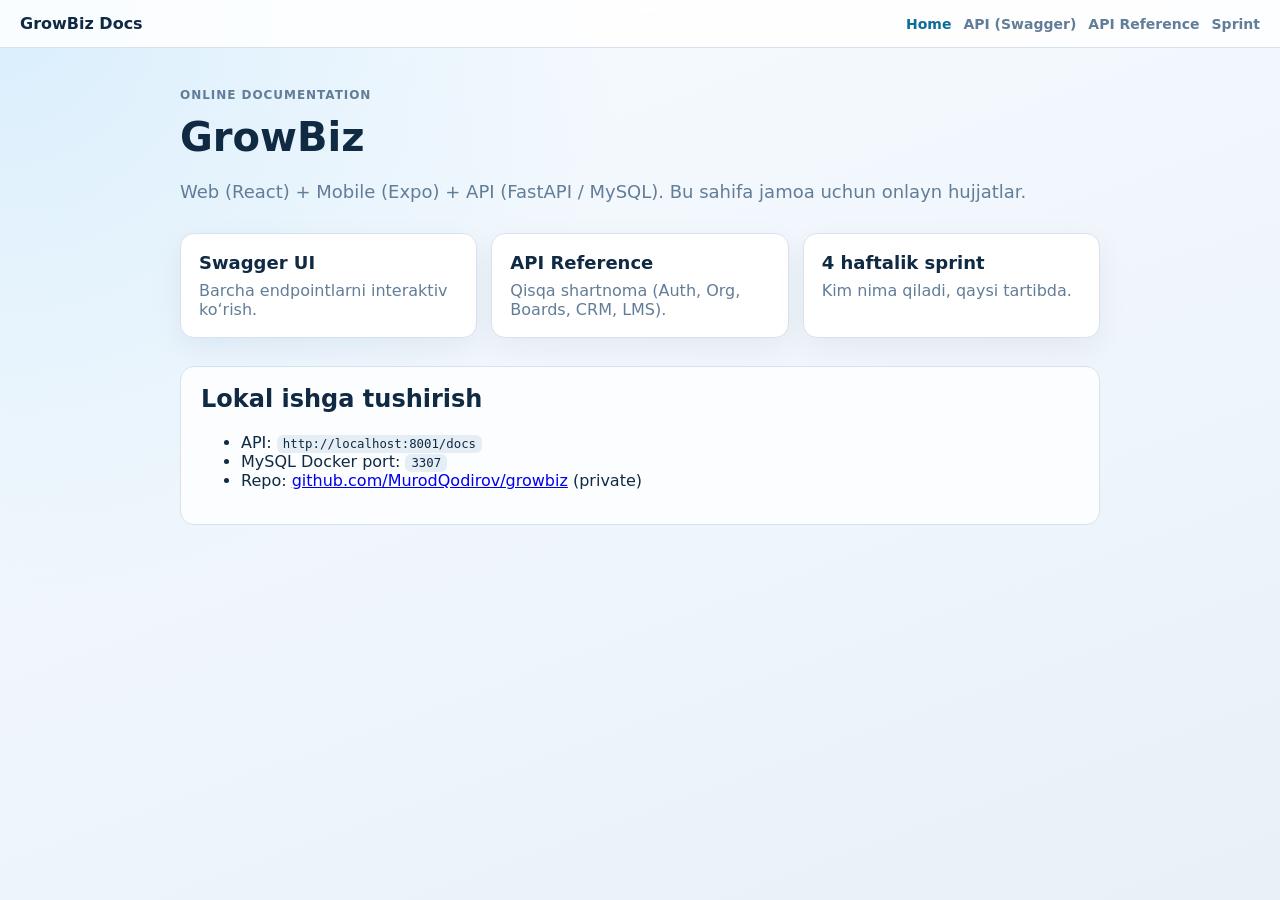
<file: index.html>
<!doctype html>
<html lang="uz">
  <head>
    <meta charset="utf-8" />
    <meta name="viewport" content="width=device-width, initial-scale=1" />
    <title>GrowBiz Docs</title>
    <link rel="stylesheet" href="./styles.css" />
  </head>
  <body>
    <header class="top">
      <a class="brand" href="./index.html">GrowBiz Docs</a>
      <nav>
        <a href="./index.html" aria-current="page">Home</a>
        <a href="./api.html">API (Swagger)</a>
        <a href="./reference.html">API Reference</a>
        <a href="./sprint.html">Sprint</a>
      </nav>
    </header>

    <main class="wrap">
      <p class="eyebrow">Online documentation</p>
      <h1>GrowBiz</h1>
      <p class="lead">
        Web (React) + Mobile (Expo) + API (FastAPI / MySQL). Bu sahifa jamoa uchun
        onlayn hujjatlar.
      </p>

      <section class="grid">
        <a class="card" href="./api.html">
          <h2>Swagger UI</h2>
          <p>Barcha endpointlarni interaktiv ko‘rish.</p>
        </a>
        <a class="card" href="./reference.html">
          <h2>API Reference</h2>
          <p>Qisqa shartnoma (Auth, Org, Boards, CRM, LMS).</p>
        </a>
        <a class="card" href="./sprint.html">
          <h2>4 haftalik sprint</h2>
          <p>Kim nima qiladi, qaysi tartibda.</p>
        </a>
      </section>

      <section class="note">
        <h2>Lokal ishga tushirish</h2>
        <ul>
          <li>API: <code>http://localhost:8001/docs</code></li>
          <li>MySQL Docker port: <code>3307</code></li>
          <li>Repo: <a href="https://github.com/MurodQodirov/growbiz">github.com/MurodQodirov/growbiz</a> (private)</li>
        </ul>
      </section>
    </main>
  </body>
</html>
</file>
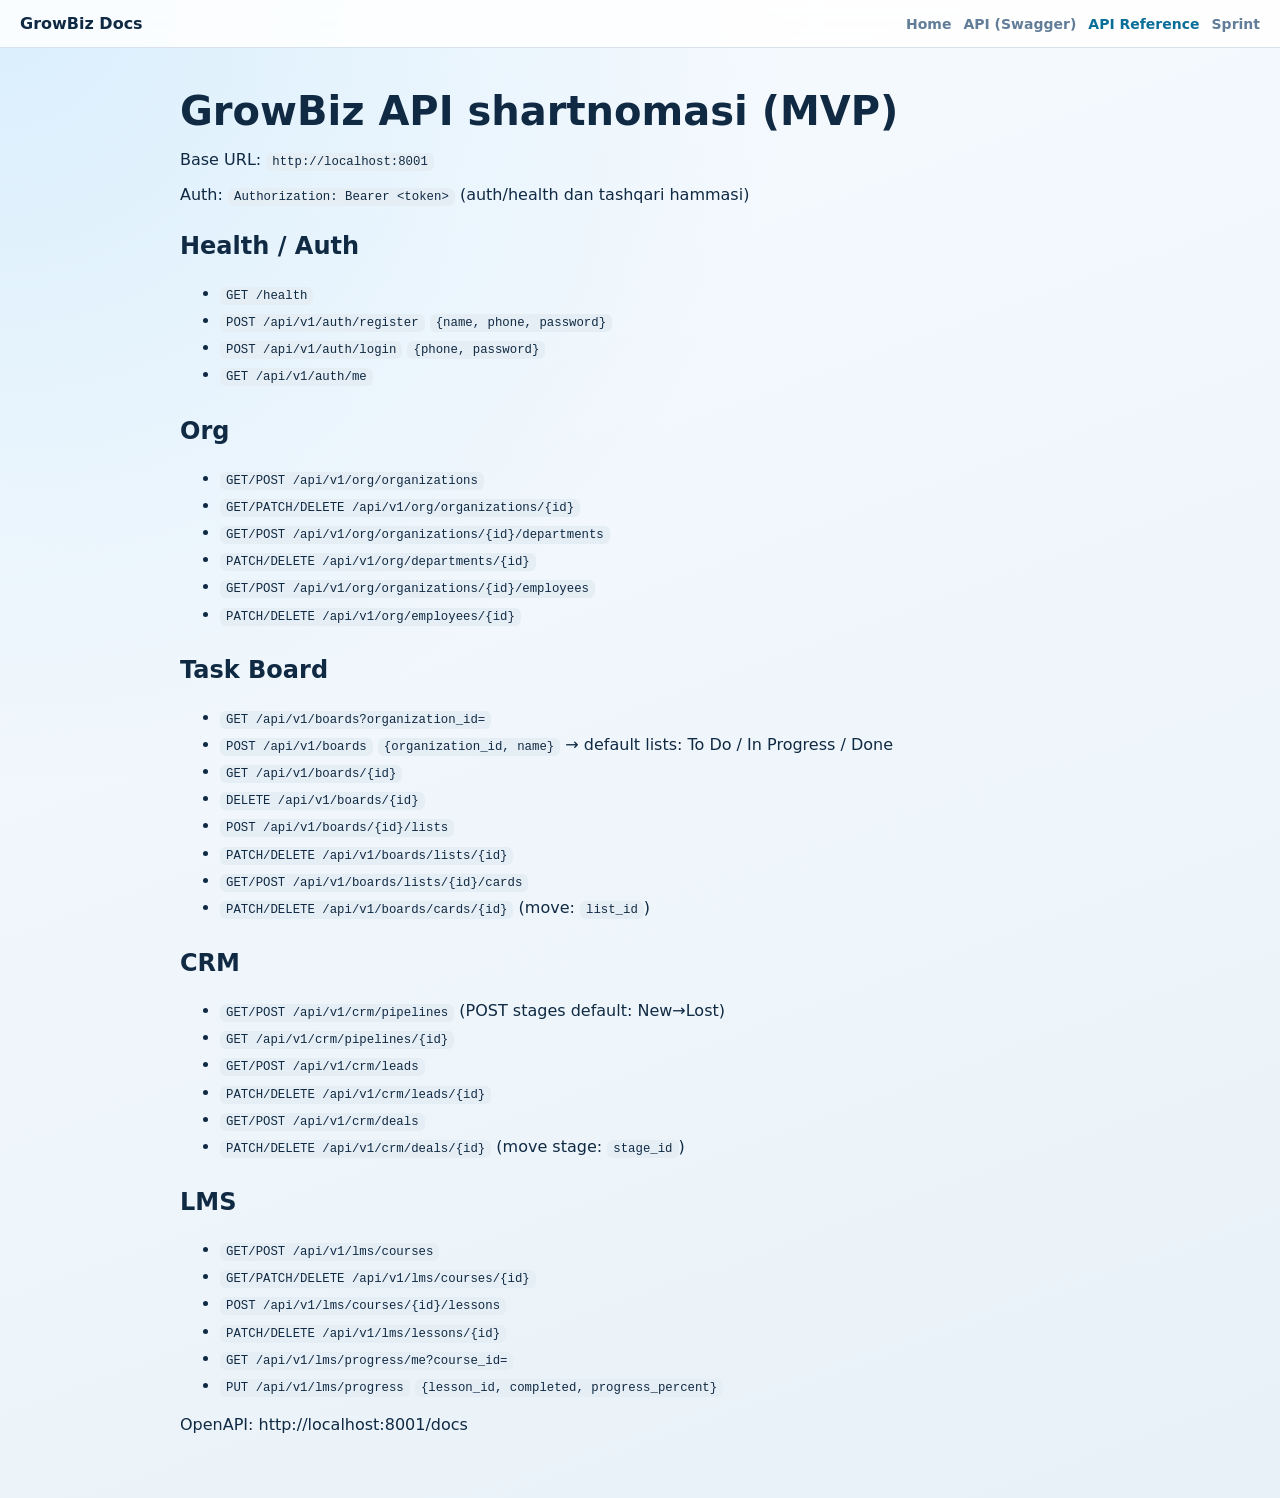
<file: reference.html>
<!doctype html>
<html lang="uz">
<head>
<meta charset="utf-8" />
<meta name="viewport" content="width=device-width, initial-scale=1" />
<title>GrowBiz API Reference</title>
<link rel="stylesheet" href="./styles.css" />
</head>
<body>
<header class="top">
  <a class="brand" href="./index.html">GrowBiz Docs</a>
  <nav>
    <a href="./index.html">Home</a>
    <a href="./api.html">API (Swagger)</a>
    <a href="./reference.html" aria-current="page">API Reference</a>
    <a href="./sprint.html">Sprint</a>
  </nav>
</header>
<main class="wrap prose">
<h1>GrowBiz API shartnomasi (MVP)</h1>
<p>Base URL: <code>http://localhost:8001</code>  </p>
<p>Auth: <code>Authorization: Bearer &lt;token&gt;</code> (auth/health dan tashqari hammasi)</p>
<h2>Health / Auth</h2>
<ul>
<li><code>GET /health</code></li>
<li><code>POST /api/v1/auth/register</code> <code>{name, phone, password}</code></li>
<li><code>POST /api/v1/auth/login</code> <code>{phone, password}</code></li>
<li><code>GET /api/v1/auth/me</code></li>
</ul>
<h2>Org</h2>
<ul>
<li><code>GET/POST /api/v1/org/organizations</code></li>
<li><code>GET/PATCH/DELETE /api/v1/org/organizations/{id}</code></li>
<li><code>GET/POST /api/v1/org/organizations/{id}/departments</code></li>
<li><code>PATCH/DELETE /api/v1/org/departments/{id}</code></li>
<li><code>GET/POST /api/v1/org/organizations/{id}/employees</code></li>
<li><code>PATCH/DELETE /api/v1/org/employees/{id}</code></li>
</ul>
<h2>Task Board</h2>
<ul>
<li><code>GET /api/v1/boards?organization_id=</code></li>
<li><code>POST /api/v1/boards</code> <code>{organization_id, name}</code> → default lists: To Do / In Progress / Done</li>
<li><code>GET /api/v1/boards/{id}</code></li>
<li><code>DELETE /api/v1/boards/{id}</code></li>
<li><code>POST /api/v1/boards/{id}/lists</code></li>
<li><code>PATCH/DELETE /api/v1/boards/lists/{id}</code></li>
<li><code>GET/POST /api/v1/boards/lists/{id}/cards</code></li>
<li><code>PATCH/DELETE /api/v1/boards/cards/{id}</code> (move: <code>list_id</code>)</li>
</ul>
<h2>CRM</h2>
<ul>
<li><code>GET/POST /api/v1/crm/pipelines</code> (POST stages default: New→Lost)</li>
<li><code>GET /api/v1/crm/pipelines/{id}</code></li>
<li><code>GET/POST /api/v1/crm/leads</code></li>
<li><code>PATCH/DELETE /api/v1/crm/leads/{id}</code></li>
<li><code>GET/POST /api/v1/crm/deals</code></li>
<li><code>PATCH/DELETE /api/v1/crm/deals/{id}</code> (move stage: <code>stage_id</code>)</li>
</ul>
<h2>LMS</h2>
<ul>
<li><code>GET/POST /api/v1/lms/courses</code></li>
<li><code>GET/PATCH/DELETE /api/v1/lms/courses/{id}</code></li>
<li><code>POST /api/v1/lms/courses/{id}/lessons</code></li>
<li><code>PATCH/DELETE /api/v1/lms/lessons/{id}</code></li>
<li><code>GET /api/v1/lms/progress/me?course_id=</code></li>
<li><code>PUT /api/v1/lms/progress</code> <code>{lesson_id, completed, progress_percent}</code></li>
</ul>
<p>OpenAPI: http://localhost:8001/docs</p>
</main>
</body>
</html>
</file>
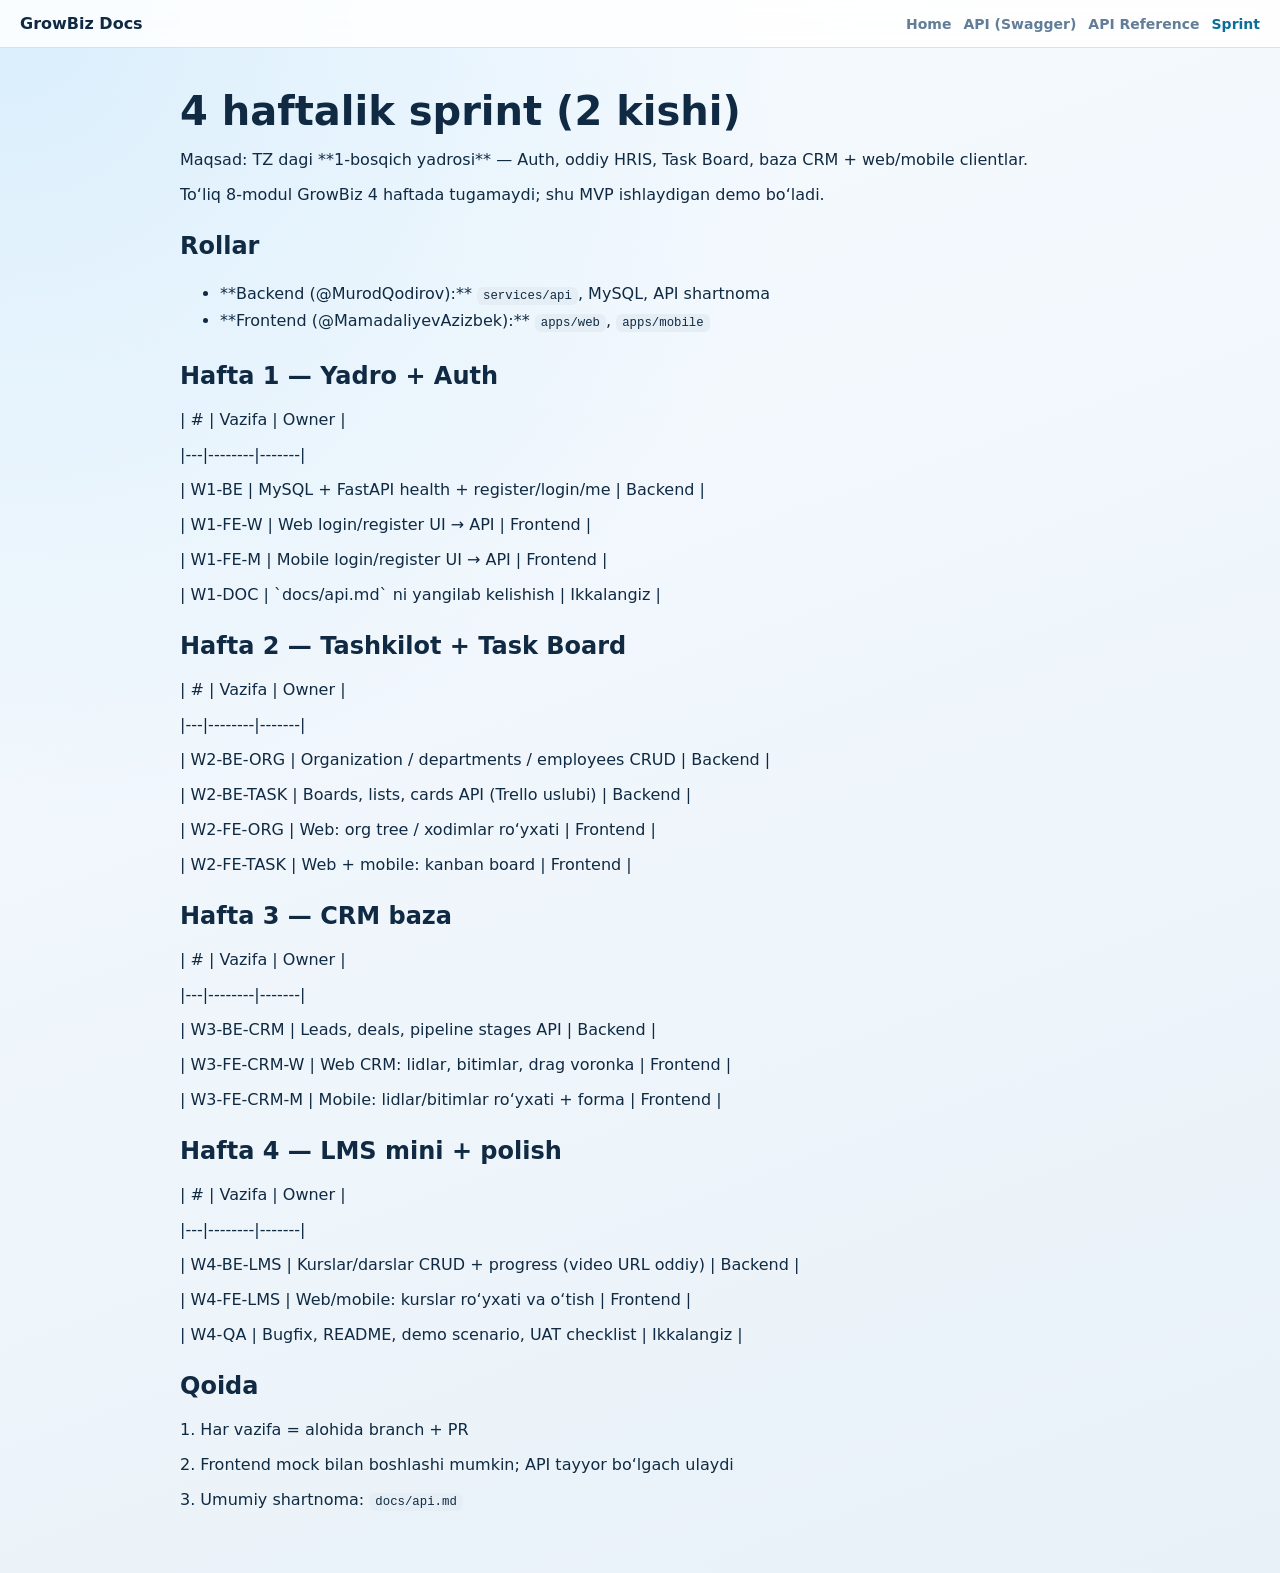
<file: sprint.html>
<!doctype html>
<html lang="uz">
<head>
<meta charset="utf-8" />
<meta name="viewport" content="width=device-width, initial-scale=1" />
<title>GrowBiz Sprint</title>
<link rel="stylesheet" href="./styles.css" />
</head>
<body>
<header class="top">
  <a class="brand" href="./index.html">GrowBiz Docs</a>
  <nav>
    <a href="./index.html">Home</a>
    <a href="./api.html">API (Swagger)</a>
    <a href="./reference.html">API Reference</a>
    <a href="./sprint.html" aria-current="page">Sprint</a>
  </nav>
</header>
<main class="wrap prose">
<h1>4 haftalik sprint (2 kishi)</h1>
<p>Maqsad: TZ dagi **1-bosqich yadrosi** — Auth, oddiy HRIS, Task Board, baza CRM + web/mobile clientlar.  </p>
<p>To‘liq 8-modul GrowBiz 4 haftada tugamaydi; shu MVP ishlaydigan demo bo‘ladi.</p>
<h2>Rollar</h2>
<ul>
<li>**Backend (@MurodQodirov):** <code>services/api</code>, MySQL, API shartnoma</li>
<li>**Frontend (@MamadaliyevAzizbek):** <code>apps/web</code>, <code>apps/mobile</code></li>
</ul>
<h2>Hafta 1 — Yadro + Auth</h2>
<p>| # | Vazifa | Owner |</p>
<p>|---|--------|-------|</p>
<p>| W1-BE | MySQL + FastAPI health + register/login/me | Backend |</p>
<p>| W1-FE-W | Web login/register UI → API | Frontend |</p>
<p>| W1-FE-M | Mobile login/register UI → API | Frontend |</p>
<p>| W1-DOC | `docs/api.md` ni yangilab kelishish | Ikkalangiz |</p>
<h2>Hafta 2 — Tashkilot + Task Board</h2>
<p>| # | Vazifa | Owner |</p>
<p>|---|--------|-------|</p>
<p>| W2-BE-ORG | Organization / departments / employees CRUD | Backend |</p>
<p>| W2-BE-TASK | Boards, lists, cards API (Trello uslubi) | Backend |</p>
<p>| W2-FE-ORG | Web: org tree / xodimlar ro‘yxati | Frontend |</p>
<p>| W2-FE-TASK | Web + mobile: kanban board | Frontend |</p>
<h2>Hafta 3 — CRM baza</h2>
<p>| # | Vazifa | Owner |</p>
<p>|---|--------|-------|</p>
<p>| W3-BE-CRM | Leads, deals, pipeline stages API | Backend |</p>
<p>| W3-FE-CRM-W | Web CRM: lidlar, bitimlar, drag voronka | Frontend |</p>
<p>| W3-FE-CRM-M | Mobile: lidlar/bitimlar ro‘yxati + forma | Frontend |</p>
<h2>Hafta 4 — LMS mini + polish</h2>
<p>| # | Vazifa | Owner |</p>
<p>|---|--------|-------|</p>
<p>| W4-BE-LMS | Kurslar/darslar CRUD + progress (video URL oddiy) | Backend |</p>
<p>| W4-FE-LMS | Web/mobile: kurslar ro‘yxati va o‘tish | Frontend |</p>
<p>| W4-QA | Bugfix, README, demo scenario, UAT checklist | Ikkalangiz |</p>
<h2>Qoida</h2>
<p>1. Har vazifa = alohida branch + PR  </p>
<p>2. Frontend mock bilan boshlashi mumkin; API tayyor bo‘lgach ulaydi  </p>
<p>3. Umumiy shartnoma: <code>docs/api.md</code></p>
</main>
</body>
</html>
</file>
<file: styles.css>
:root {
  --bg: #f4f8fb;
  --ink: #102a43;
  --muted: #627d98;
  --line: #d9e2ec;
  --accent: #0b6e99;
  --card: #ffffff;
}

* { box-sizing: border-box; }
body {
  margin: 0;
  font-family: "Segoe UI", system-ui, sans-serif;
  color: var(--ink);
  background:
    radial-gradient(circle at top left, #d9eefc 0%, transparent 40%),
    linear-gradient(160deg, #f7fbff, #e8f1f8);
  min-height: 100vh;
}

.top {
  display: flex;
  gap: 16px;
  align-items: center;
  justify-content: space-between;
  padding: 14px 20px;
  border-bottom: 1px solid var(--line);
  background: rgba(255,255,255,0.85);
  backdrop-filter: blur(8px);
  position: sticky;
  top: 0;
  z-index: 10;
}

.brand {
  font-weight: 800;
  color: var(--ink);
  text-decoration: none;
}

nav {
  display: flex;
  flex-wrap: wrap;
  gap: 12px;
}

nav a {
  color: var(--muted);
  text-decoration: none;
  font-weight: 600;
  font-size: 14px;
}

nav a[aria-current="page"],
nav a:hover {
  color: var(--accent);
}

.wrap {
  width: min(920px, calc(100% - 32px));
  margin: 40px auto 64px;
}

.eyebrow {
  text-transform: uppercase;
  letter-spacing: 0.08em;
  font-size: 12px;
  font-weight: 700;
  color: var(--muted);
}

h1 { margin: 8px 0 12px; font-size: 40px; }
.lead { color: var(--muted); font-size: 18px; line-height: 1.5; }

.grid {
  display: grid;
  grid-template-columns: repeat(auto-fit, minmax(220px, 1fr));
  gap: 14px;
  margin: 28px 0;
}

.card {
  display: block;
  background: var(--card);
  border: 1px solid var(--line);
  border-radius: 14px;
  padding: 18px;
  text-decoration: none;
  color: inherit;
  box-shadow: 0 10px 30px rgba(16,42,67,0.06);
}

.card h2 { margin: 0 0 8px; font-size: 18px; }
.card p { margin: 0; color: var(--muted); }

.note {
  background: rgba(255,255,255,0.8);
  border: 1px solid var(--line);
  border-radius: 14px;
  padding: 18px 20px;
}

.note h2 { margin-top: 0; }
code {
  background: #e6eef5;
  padding: 2px 6px;
  border-radius: 6px;
  font-size: 0.95em;
}

.prose h2 { margin-top: 28px; }
.prose ul { line-height: 1.7; }
.prose pre {
  background: #102a43;
  color: #f0f4f8;
  padding: 14px;
  border-radius: 10px;
  overflow: auto;
}

#swagger-ui { background: #fff; }
</file>
